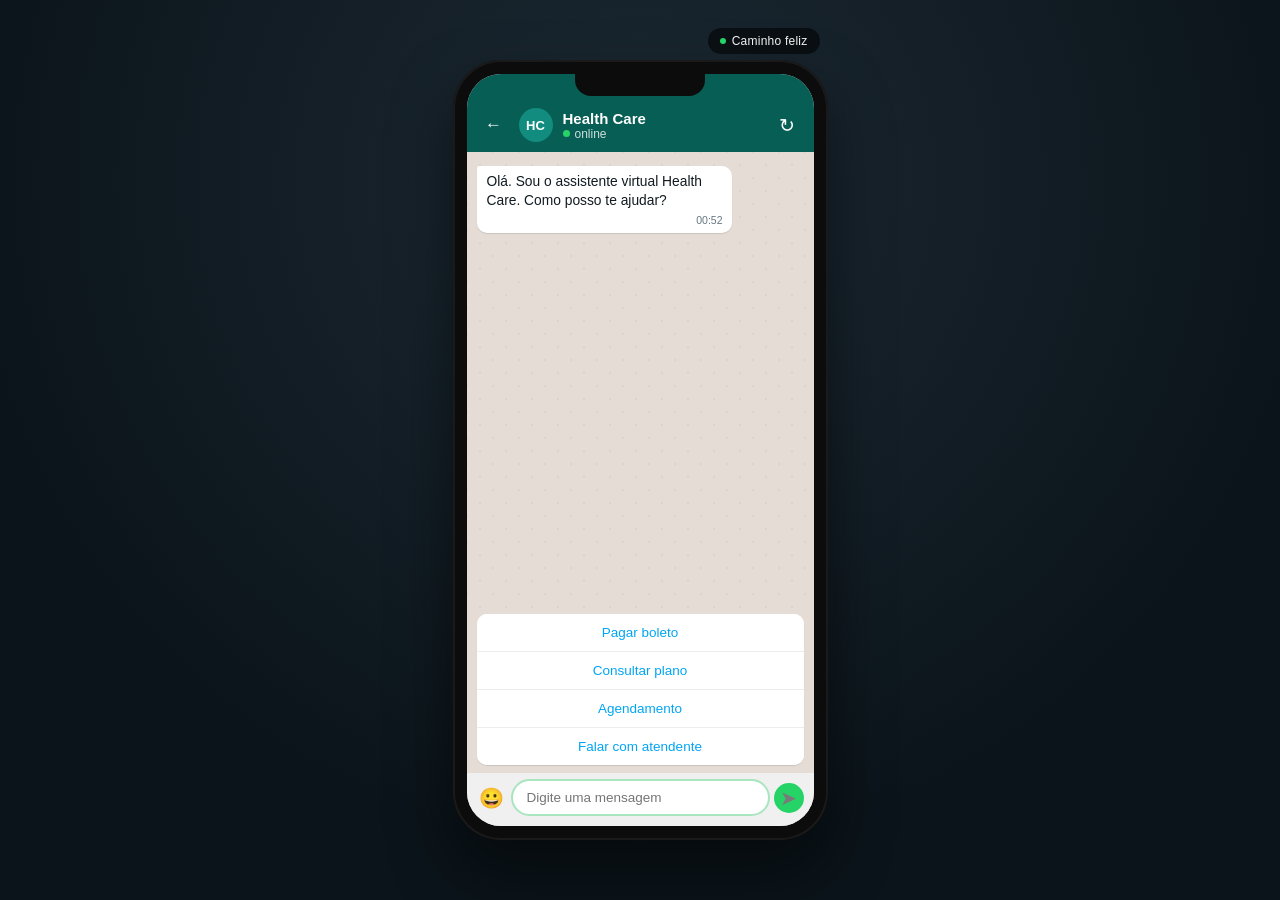
<file: prototipo-boleto-whatsapp/index.html>
<!DOCTYPE html>
<html lang="pt-BR">
<head>
<meta charset="UTF-8">
<meta name="viewport" content="width=device-width, initial-scale=1.0">
<title>Protótipo — Chatbot WhatsApp | Pagamento de boleto</title>
<link rel="stylesheet" href="style.css">
</head>
<body>

  <div class="stage">

    <!-- Tag de cenário: fins de apresentação/entrevista. Clique para recolher
         (fica só um pontinho no canto) se quiser gravar um vídeo mais "limpo". -->
    <button id="scenario-tag" class="scenario-tag" type="button" title="Clique para ocultar/mostrar">
      <span id="scenario-label">Caminho feliz</span>
    </button>

    <div class="phone">
      <div class="phone-notch"></div>

      <div class="phone-screen">

        <header class="chat-header">
          <div class="chat-header-left">
            <span class="icon-btn back-btn" aria-hidden="true">&#8592;</span>
            <div class="avatar">HC</div>
            <div class="chat-header-info">
              <div class="chat-name">Health Care</div>
              <div class="chat-status"><span class="status-dot"></span>online</div>
            </div>
          </div>
          <button id="restart-btn" class="icon-btn restart-btn" type="button" title="Reiniciar conversa">&#8635;</button>
        </header>

        <main id="chat-log" class="chat-log"></main>

        <div id="quick-replies" class="quick-replies" aria-live="polite"></div>

        <footer class="chat-input-bar">
          <span class="icon-btn" aria-hidden="true">&#128512;</span>
          <input id="chat-text-input" type="text" placeholder="Digite uma mensagem" autocomplete="off">
          <button id="send-btn" class="icon-btn send-btn" type="button" title="Enviar">&#10148;</button>
        </footer>

      </div>
    </div>

  </div>

  <script src="conversationFlow.js"></script>
  <script src="script.js"></script>
</body>
</html>
</file>
<file: prototipo-boleto-whatsapp/style.css>
/* ============================================================================
   PROTÓTIPO — CHATBOT WHATSAPP | PAGAMENTO DE BOLETO
   ============================================================================ */

:root {
  --wa-page-bg: #0b141a;
  --wa-header: #075e54;
  --wa-header-dark: #054c40;
  --wa-chat-bg: #e5ddd5;
  --wa-bot-bubble: #ffffff;
  --wa-user-bubble: #dcf8c6;
  --wa-green-accent: #25d366;
  --wa-text: #111b21;
  --wa-text-secondary: #667781;
  --wa-tick-blue: #34b7f1;
  --radius-bubble: 10px;
}

* {
  box-sizing: border-box;
}

html, body {
  height: 100%;
}

body {
  margin: 0;
  min-height: 100vh;
  display: flex;
  align-items: center;
  justify-content: center;
  background: radial-gradient(circle at 50% 20%, #1c2933 0%, var(--wa-page-bg) 70%);
  font-family: -apple-system, BlinkMacSystemFont, "Segoe UI", Roboto, Helvetica, Arial, sans-serif;
}

.stage {
  position: relative;
  padding: 40px 0;
}

/* ── TAG DE CENÁRIO (fins de apresentação) ───────────────────────────────── */

.scenario-tag {
  position: absolute;
  top: 8px;
  right: 8px;
  z-index: 10;
  display: inline-flex;
  align-items: center;
  gap: 6px;
  padding: 6px 12px;
  border: none;
  border-radius: 999px;
  background: rgba(0, 0, 0, 0.55);
  color: #f2f2f2;
  font-size: 12px;
  letter-spacing: 0.02em;
  cursor: pointer;
  backdrop-filter: blur(4px);
  transition: opacity 0.2s ease, transform 0.2s ease, padding 0.2s ease, width 0.2s ease;
}

.scenario-tag::before {
  content: "";
  width: 6px;
  height: 6px;
  border-radius: 50%;
  background: var(--wa-green-accent);
  flex-shrink: 0;
}

.scenario-tag.collapsed {
  padding: 0;
  width: 12px;
  height: 12px;
  overflow: hidden;
  background: rgba(0, 0, 0, 0.35);
}

.scenario-tag.collapsed::before {
  margin: 3px;
}

.scenario-tag.collapsed span {
  display: none;
}

/* ── MOLDURA DE CELULAR ───────────────────────────────────────────────────── */

.phone {
  position: relative;
  width: 375px;
  height: 780px;
  background: #0c0c0c;
  border-radius: 48px;
  padding: 14px;
  box-shadow:
    0 30px 60px rgba(0, 0, 0, 0.5),
    0 0 0 2px #1a1a1a inset;
}

.phone-notch {
  position: absolute;
  top: 14px;
  left: 50%;
  transform: translateX(-50%);
  width: 130px;
  height: 22px;
  background: #0c0c0c;
  border-radius: 0 0 16px 16px;
  z-index: 5;
}

.phone-screen {
  position: relative;
  width: 100%;
  height: 100%;
  background: var(--wa-chat-bg);
  border-radius: 34px;
  overflow: hidden;
  display: flex;
  flex-direction: column;
}

/* ── HEADER (estilo WhatsApp) ─────────────────────────────────────────────── */

.chat-header {
  flex-shrink: 0;
  display: flex;
  align-items: center;
  justify-content: space-between;
  gap: 8px;
  padding: 34px 12px 10px;
  background: var(--wa-header);
  color: #fff;
}

.chat-header-left {
  display: flex;
  align-items: center;
  gap: 10px;
  min-width: 0;
}

.icon-btn {
  display: inline-flex;
  align-items: center;
  justify-content: center;
  width: 30px;
  height: 30px;
  border: none;
  background: transparent;
  color: #fff;
  font-size: 17px;
  border-radius: 50%;
  cursor: pointer;
  flex-shrink: 0;
}

.restart-btn {
  font-size: 19px;
}

.restart-btn:hover,
.restart-btn:active {
  background: rgba(255, 255, 255, 0.12);
}

.avatar {
  width: 34px;
  height: 34px;
  border-radius: 50%;
  background: #128c7e;
  color: #fff;
  display: flex;
  align-items: center;
  justify-content: center;
  font-size: 13px;
  font-weight: 600;
  flex-shrink: 0;
}

.chat-header-info {
  min-width: 0;
}

.chat-name {
  font-size: 15px;
  font-weight: 600;
  white-space: nowrap;
  overflow: hidden;
  text-overflow: ellipsis;
}

.chat-status {
  display: flex;
  align-items: center;
  gap: 5px;
  font-size: 12px;
  color: rgba(255, 255, 255, 0.8);
}

.status-dot {
  width: 7px;
  height: 7px;
  border-radius: 50%;
  background: var(--wa-green-accent);
}

/* ── ÁREA DA CONVERSA ─────────────────────────────────────────────────────── */

.chat-log {
  flex: 1;
  overflow-y: auto;
  padding: 14px 10px;
  display: flex;
  flex-direction: column;
  gap: 6px;
  background-color: var(--wa-chat-bg);
  background-image:
    radial-gradient(rgba(0, 0, 0, 0.045) 1px, transparent 1px),
    radial-gradient(rgba(0, 0, 0, 0.045) 1px, transparent 1px);
  background-size: 26px 26px;
  background-position: 0 0, 13px 13px;
}

.chat-log::-webkit-scrollbar {
  width: 5px;
}

.chat-log::-webkit-scrollbar-thumb {
  background: rgba(0, 0, 0, 0.15);
  border-radius: 3px;
}

.bubble-row {
  display: flex;
  animation: bubbleIn 0.28s ease both;
}

.bubble-row.bot {
  justify-content: flex-start;
}

.bubble-row.user {
  justify-content: flex-end;
}

@keyframes bubbleIn {
  from {
    opacity: 0;
    transform: translateY(10px);
  }
  to {
    opacity: 1;
    transform: translateY(0);
  }
}

.bubble {
  max-width: 78%;
  padding: 7px 9px 6px 10px;
  border-radius: var(--radius-bubble);
  font-size: 13.8px;
  line-height: 1.35;
  color: var(--wa-text);
  box-shadow: 0 1px 1px rgba(0, 0, 0, 0.12);
  position: relative;
}

.bubble.bot {
  background: var(--wa-bot-bubble);
  border-top-left-radius: 2px;
}

.bubble.user {
  background: var(--wa-user-bubble);
  border-top-right-radius: 2px;
}

.bubble-text {
  white-space: pre-wrap;
  word-break: break-word;
}

.bubble-time {
  display: block;
  text-align: right;
  font-size: 10.5px;
  color: var(--wa-text-secondary);
  margin-top: 3px;
}

/* ── INDICADOR "DIGITANDO..." ─────────────────────────────────────────────── */

.typing-dots {
  display: inline-flex;
  align-items: center;
  gap: 3px;
  padding: 3px 2px;
}

.typing-dots span {
  width: 6px;
  height: 6px;
  border-radius: 50%;
  background: #9aa3a8;
  animation: typingBounce 1.1s infinite ease-in-out;
}

.typing-dots span:nth-child(2) {
  animation-delay: 0.15s;
}

.typing-dots span:nth-child(3) {
  animation-delay: 0.3s;
}

@keyframes typingBounce {
  0%, 60%, 100% {
    transform: translateY(0);
    opacity: 0.5;
  }
  30% {
    transform: translateY(-4px);
    opacity: 1;
  }
}

/* ── RECIBO (cartão simples dentro do balão) ─────────────────────────────── */

.receipt-card {
  margin-top: 8px;
  background: #f6fdf8;
  border: 1px solid #cfead6;
  border-radius: 8px;
  padding: 10px 12px;
  font-size: 12.5px;
}

.receipt-card-title {
  display: flex;
  align-items: center;
  gap: 6px;
  font-weight: 600;
  color: #128c4a;
  margin-bottom: 6px;
}

.receipt-check {
  width: 16px;
  height: 16px;
  border-radius: 50%;
  background: #128c4a;
  color: #fff;
  display: inline-flex;
  align-items: center;
  justify-content: center;
  font-size: 10px;
  flex-shrink: 0;
}

.receipt-row {
  display: flex;
  justify-content: space-between;
  gap: 10px;
  padding: 2px 0;
  color: var(--wa-text);
}

.receipt-row span:first-child {
  color: var(--wa-text-secondary);
}

/* ── RESPOSTAS RÁPIDAS (chips / estilo WhatsApp Business) ─────────────────── */

.quick-replies {
  flex-shrink: 0;
  padding: 0 10px;
}

.quick-replies:empty {
  padding: 0;
}

.quick-replies-card {
  background: #fff;
  border-radius: 10px;
  overflow: hidden;
  box-shadow: 0 1px 1px rgba(0, 0, 0, 0.12);
  margin-bottom: 8px;
  animation: bubbleIn 0.28s ease both;
}

.quick-reply-btn {
  display: block;
  width: 100%;
  border: none;
  border-top: 1px solid #eceded;
  background: #fff;
  color: #00a5f4;
  font-size: 13.5px;
  font-weight: 500;
  padding: 11px 10px;
  cursor: pointer;
  text-align: center;
}

.quick-reply-btn:first-child {
  border-top: none;
}

.quick-reply-btn:hover,
.quick-reply-btn:active {
  background: #f5f9fb;
}

.quick-reply-btn:disabled {
  opacity: 0.45;
  cursor: default;
}

/* ── CAMPO DE ENTRADA DE TEXTO ─────────────────────────────────────────────── */

.chat-input-bar {
  flex-shrink: 0;
  display: flex;
  align-items: center;
  gap: 6px;
  padding: 8px 10px 12px;
  background: #f0f0f0;
}

.chat-input-bar .icon-btn {
  color: #7a7a7a;
  font-size: 20px;
}

#chat-text-input {
  flex: 1;
  min-width: 0;
  border: none;
  border-radius: 20px;
  padding: 9px 14px;
  font-size: 13.5px;
  background: #fff;
  color: var(--wa-text);
}

#chat-text-input:focus {
  outline: 2px solid rgba(37, 211, 102, 0.35);
}

.send-btn {
  background: var(--wa-green-accent);
  color: #fff;
}

.send-btn:hover,
.send-btn:active {
  background: #1fbd5a;
}

/* ── RESPONSIVO ───────────────────────────────────────────────────────────── */

@media (max-width: 420px) {
  .phone {
    width: 100vw;
    height: 100vh;
    border-radius: 0;
    padding: 0;
  }

  .phone-screen {
    border-radius: 0;
  }

  .phone-notch {
    display: none;
  }

  .scenario-tag {
    top: 6px;
    right: 6px;
  }
}
</file>
